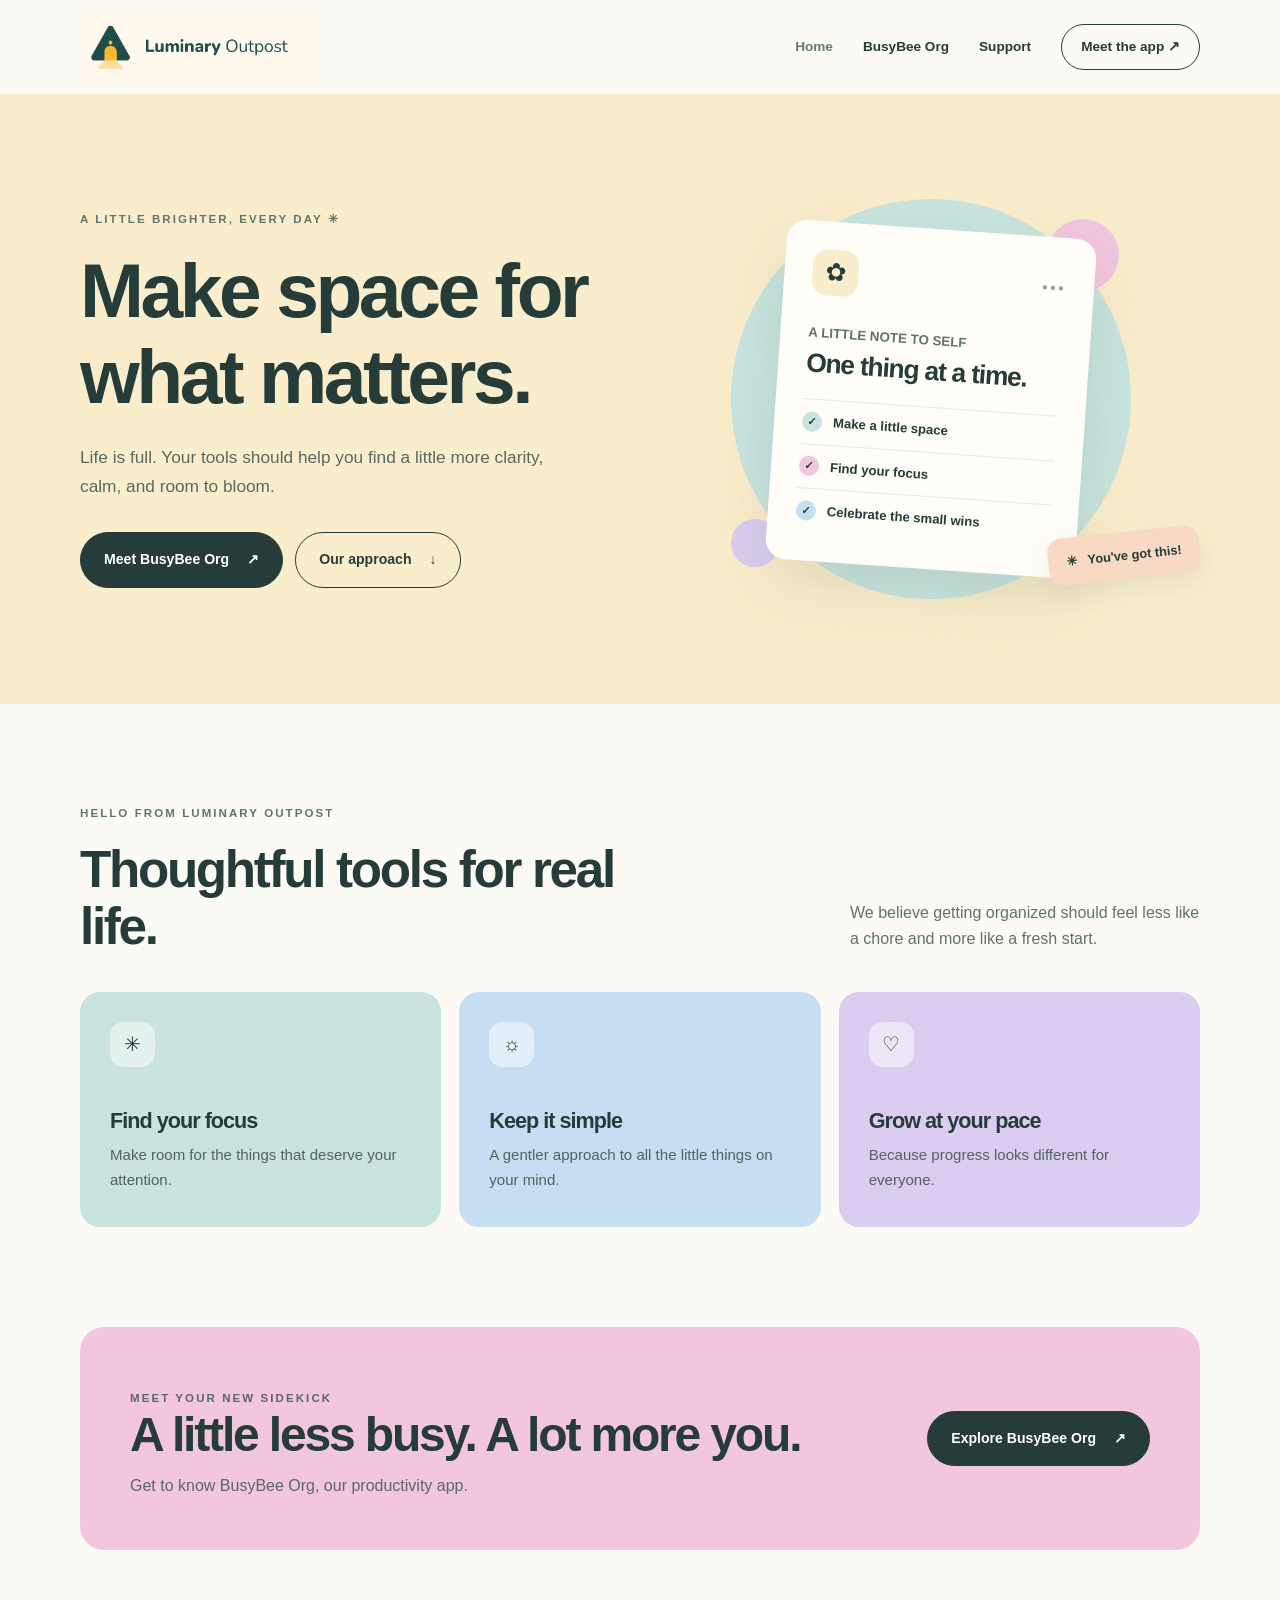
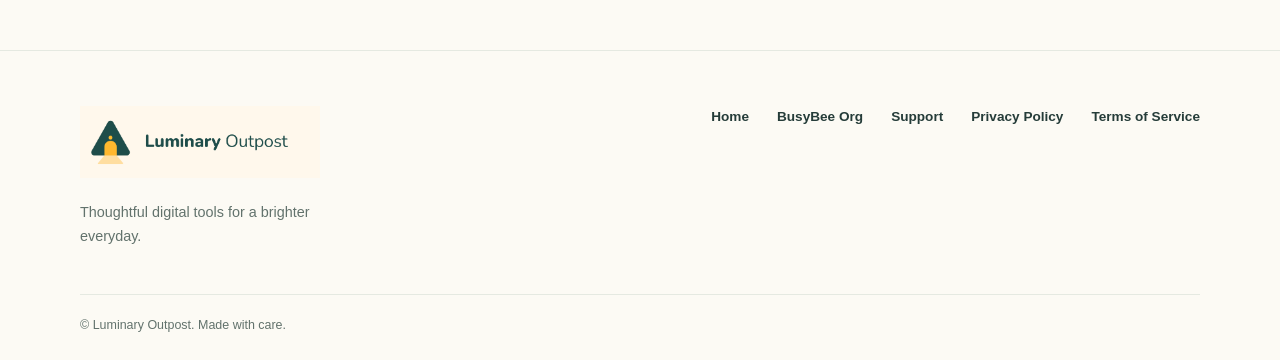
<file: index.html>
<!doctype html>
<html lang="en">
<head>
  <meta charset="utf-8">
  <meta name="viewport" content="width=device-width, initial-scale=1">
  <meta name="description" content="Luminary Outpost creates thoughtful digital tools for a little more clarity in everyday life. Meet BusyBee Org.">
  <title>Luminary Outpost — A little more room to thrive</title>
  <link rel="stylesheet" href="styles.css">
</head>
<body>
  <header class="site-header">
    <div class="wrap header-inner">
      <a class="brand" href="index.html"><img class="brand-mark" src="LuopLogo.png" alt="Luminary Outpost"></a>
      <nav class="nav" aria-label="Main navigation">
        <a href="index.html" aria-current="page">Home</a><a href="busybee.html">BusyBee Org</a><a href="support.html">Support</a><a class="nav-cta" href="busybee.html">Meet the app <span aria-hidden="true">↗</span></a>
      </nav>
    </div>
  </header>
  <main>
    <section class="hero">
      <div class="wrap hero-grid">
        <div class="hero-copy">
          <p class="eyebrow">A little brighter, every day ✳</p>
          <h1>Make space for what matters.</h1>
          <p>Life is full. Your tools should help you find a little more clarity, calm, and room to bloom.</p>
          <div class="hero-actions"><a class="button" href="busybee.html">Meet BusyBee Org <span aria-hidden="true">↗</span></a><a class="button button-light" href="#about">Our approach <span aria-hidden="true">↓</span></a></div>
        </div>
        <div class="hero-art" aria-hidden="true">
          <div class="art-orbit"></div>
          <div class="note">
            <div class="note-top"><span class="note-icon">✿</span><span class="note-dots">•••</span></div>
            <small>A LITTLE NOTE TO SELF</small><h2>One thing at a time.</h2>
            <div class="note-row"><span class="check">✓</span> Make a little space</div>
            <div class="note-row"><span class="check pink">✓</span> Find your focus</div>
            <div class="note-row"><span class="check blue">✓</span> Celebrate the small wins</div>
          </div>
          <div class="floating-label">✳ &nbsp; You've got this!</div>
        </div>
      </div>
    </section>
    <section class="section" id="about">
      <div class="wrap">
        <div class="section-heading"><div><p class="eyebrow">Hello from Luminary Outpost</p><h2>Thoughtful tools for real life.</h2></div><p>We believe getting organized should feel less like a chore and more like a fresh start.</p></div>
        <div class="cards">
          <article class="card"><span class="card-icon" aria-hidden="true">✳</span><h3>Find your focus</h3><p>Make room for the things that deserve your attention.</p></article>
          <article class="card"><span class="card-icon" aria-hidden="true">☼</span><h3>Keep it simple</h3><p>A gentler approach to all the little things on your mind.</p></article>
          <article class="card"><span class="card-icon" aria-hidden="true">♡</span><h3>Grow at your pace</h3><p>Because progress looks different for everyone.</p></article>
        </div>
      </div>
    </section>
    <section class="section" style="padding-top: 0">
      <div class="wrap"><div class="callout"><div><p class="eyebrow">Meet your new sidekick</p><h2>A little less busy. A lot more you.</h2><p>Get to know BusyBee Org, our productivity app.</p></div><a class="button" href="busybee.html">Explore BusyBee Org <span aria-hidden="true">↗</span></a></div></div>
    </section>
  </main>
  <footer class="site-footer"><div class="wrap"><div class="footer-main"><div><a class="brand" href="index.html"><img class="brand-mark" src="LuopLogo.png" alt="Luminary Outpost"></a><p>Thoughtful digital tools for a brighter everyday.</p></div><nav class="footer-links" aria-label="Footer navigation"><a href="index.html">Home</a><a href="busybee.html">BusyBee Org</a><a href="support.html">Support</a><a href="privacy.html">Privacy Policy</a><a href="terms.html">Terms of Service</a></nav></div><div class="footer-bottom">© Luminary Outpost. Made with care.</div></div></footer>
</body>
</html>
</file>
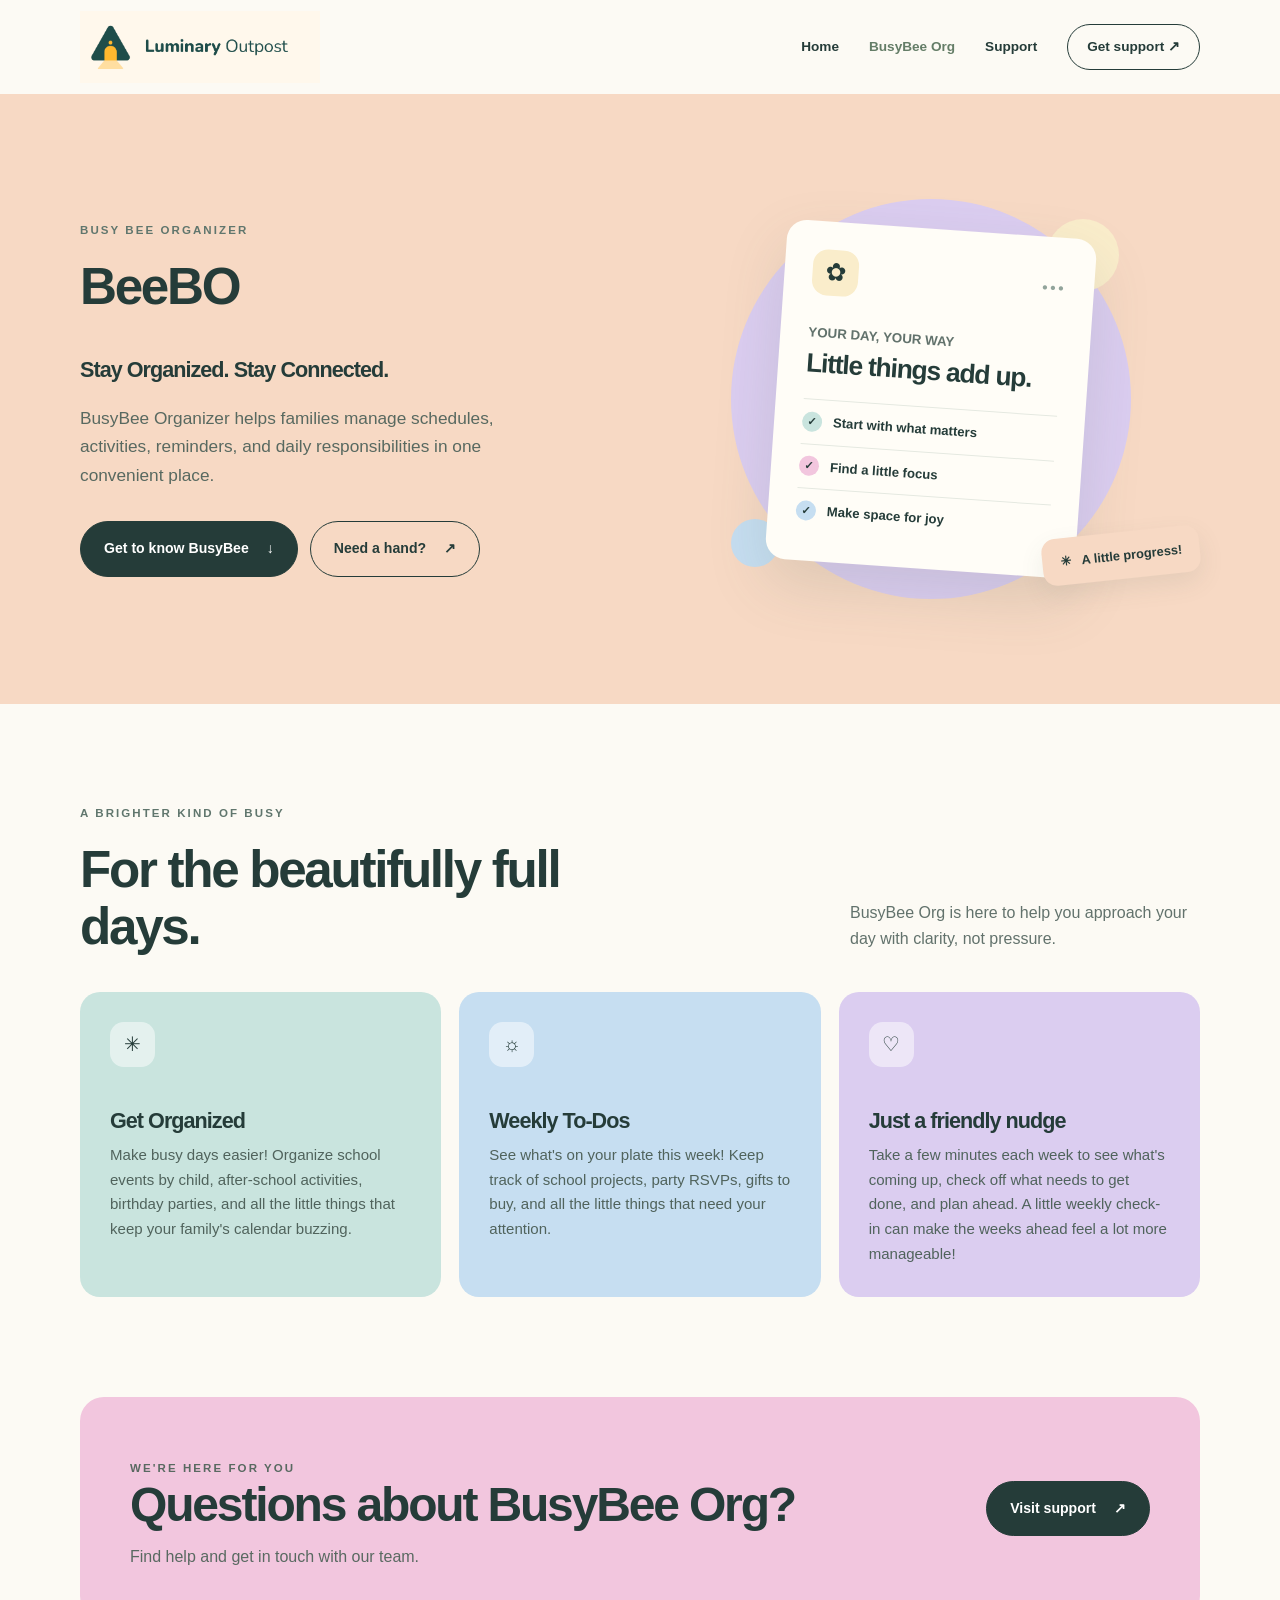
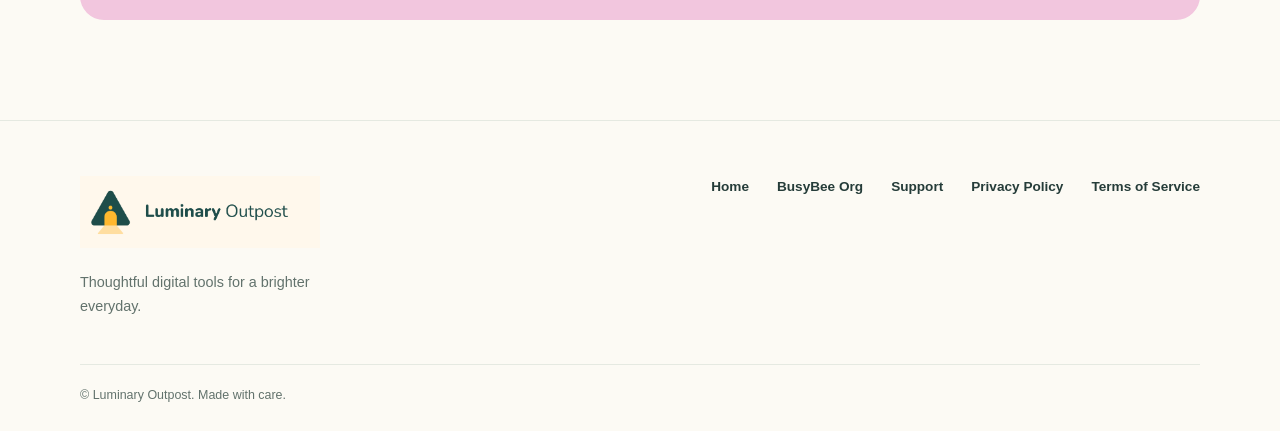
<file: busybee.html>
<!doctype html>
<html lang="en">
<head>
  <meta charset="utf-8">
  <meta name="viewport" content="width=device-width, initial-scale=1">
  <meta name="description" content="Meet BusyBee Org, the productivity app from Luminary Outpost, made to bring a little more clarity to your day.">
  <title>BusyBee Org — Luminary Outpost</title>
  <link rel="stylesheet" href="styles.css">
</head>
<body>
  <header class="site-header"><div class="wrap header-inner"><a class="brand" href="index.html"><img class="brand-mark" src="LuopLogo.png" alt="Luminary Outpost"></a><nav class="nav" aria-label="Main navigation"><a href="index.html">Home</a><a href="busybee.html" aria-current="page">BusyBee Org</a><a href="support.html">Support</a><a class="nav-cta" href="support.html">Get support <span aria-hidden="true">↗</span></a></nav></div></header>
  <main>
    <section class="hero app-hero"><div class="wrap hero-grid">
   <!-- <div class="hero-copy"><p class="eyebrow">BeeBO </p>-->
    <div class="hero-copy"><p class="eyebrow">Busy Bee Organizer </p><h2>BeeBO</h2><h3>Stay Organized. Stay Connected.</h3><p>BusyBee Organizer helps families manage schedules, activities, reminders, and daily responsibilities in one convenient place.</p><div class="hero-actions"><a class="button" href="#why-busybee">Get to know BusyBee <span aria-hidden="true">↓</span></a><a class="button button-light" href="support.html">Need a hand? <span aria-hidden="true">↗</span></a></div></div>
    <div class="hero-art" aria-hidden="true"><div class="art-orbit"></div><div class="note"><div class="note-top"><span class="note-icon">✿</span><span class="note-dots">•••</span></div><small>YOUR DAY, YOUR WAY</small><h2>Little things add up.</h2><div class="note-row"><span class="check">✓</span> Start with what matters</div><div class="note-row"><span class="check pink">✓</span> Find a little focus</div><div class="note-row"><span class="check blue">✓</span> Make space for joy</div></div><div class="floating-label">✳ &nbsp; A little progress!</div></div>
</div></section>
    <section class="section" id="why-busybee"><div class="wrap"><div class="section-heading"><div><p class="eyebrow">A brighter kind of busy</p><h2>For the beautifully full days.</h2></div><p>BusyBee Org is here to help you approach your day with clarity, not pressure.</p></div><div class="cards"><article class="card"><span class="card-icon" aria-hidden="true">✳</span><h3>Get Organized</h3><p>Make busy days easier! Organize school events by child, after-school activities, birthday parties, and all the little things that keep your family's calendar buzzing.</p></article><article class="card"><span class="card-icon" aria-hidden="true">☼</span>
        <h3>Weekly To-Dos</h3><p>See what's on your plate this week! Keep track of school projects, party RSVPs, gifts to buy, and all the little things that need your attention.</p></article><article class="card"><span class="card-icon" aria-hidden="true">♡</span><h3>Just a friendly nudge</h3><p>Take a few minutes each week to see what's coming up, check off what needs to get done, and plan ahead. A little weekly check-in can make the weeks ahead feel a lot more manageable!</p></article></div></div></section>
    <section class="section" style="padding-top: 0"><div class="wrap"><div class="callout"><div><p class="eyebrow">We're here for you</p><h2>Questions about BusyBee Org?</h2><p>Find help and get in touch with our team.</p></div><a class="button" href="support.html">Visit support <span aria-hidden="true">↗</span></a></div></div></section>
  </main>
  <footer class="site-footer"><div class="wrap"><div class="footer-main"><div><a class="brand" href="index.html"><img class="brand-mark" src="LuopLogo.png" alt="Luminary Outpost"></a><p>Thoughtful digital tools for a brighter everyday.</p></div><nav class="footer-links" aria-label="Footer navigation"><a href="index.html">Home</a><a href="busybee.html">BusyBee Org</a><a href="support.html">Support</a><a href="privacy.html">Privacy Policy</a><a href="terms.html">Terms of Service</a></nav></div><div class="footer-bottom">© Luminary Outpost. Made with care.</div></div></footer>
</body>
</html>
</file>
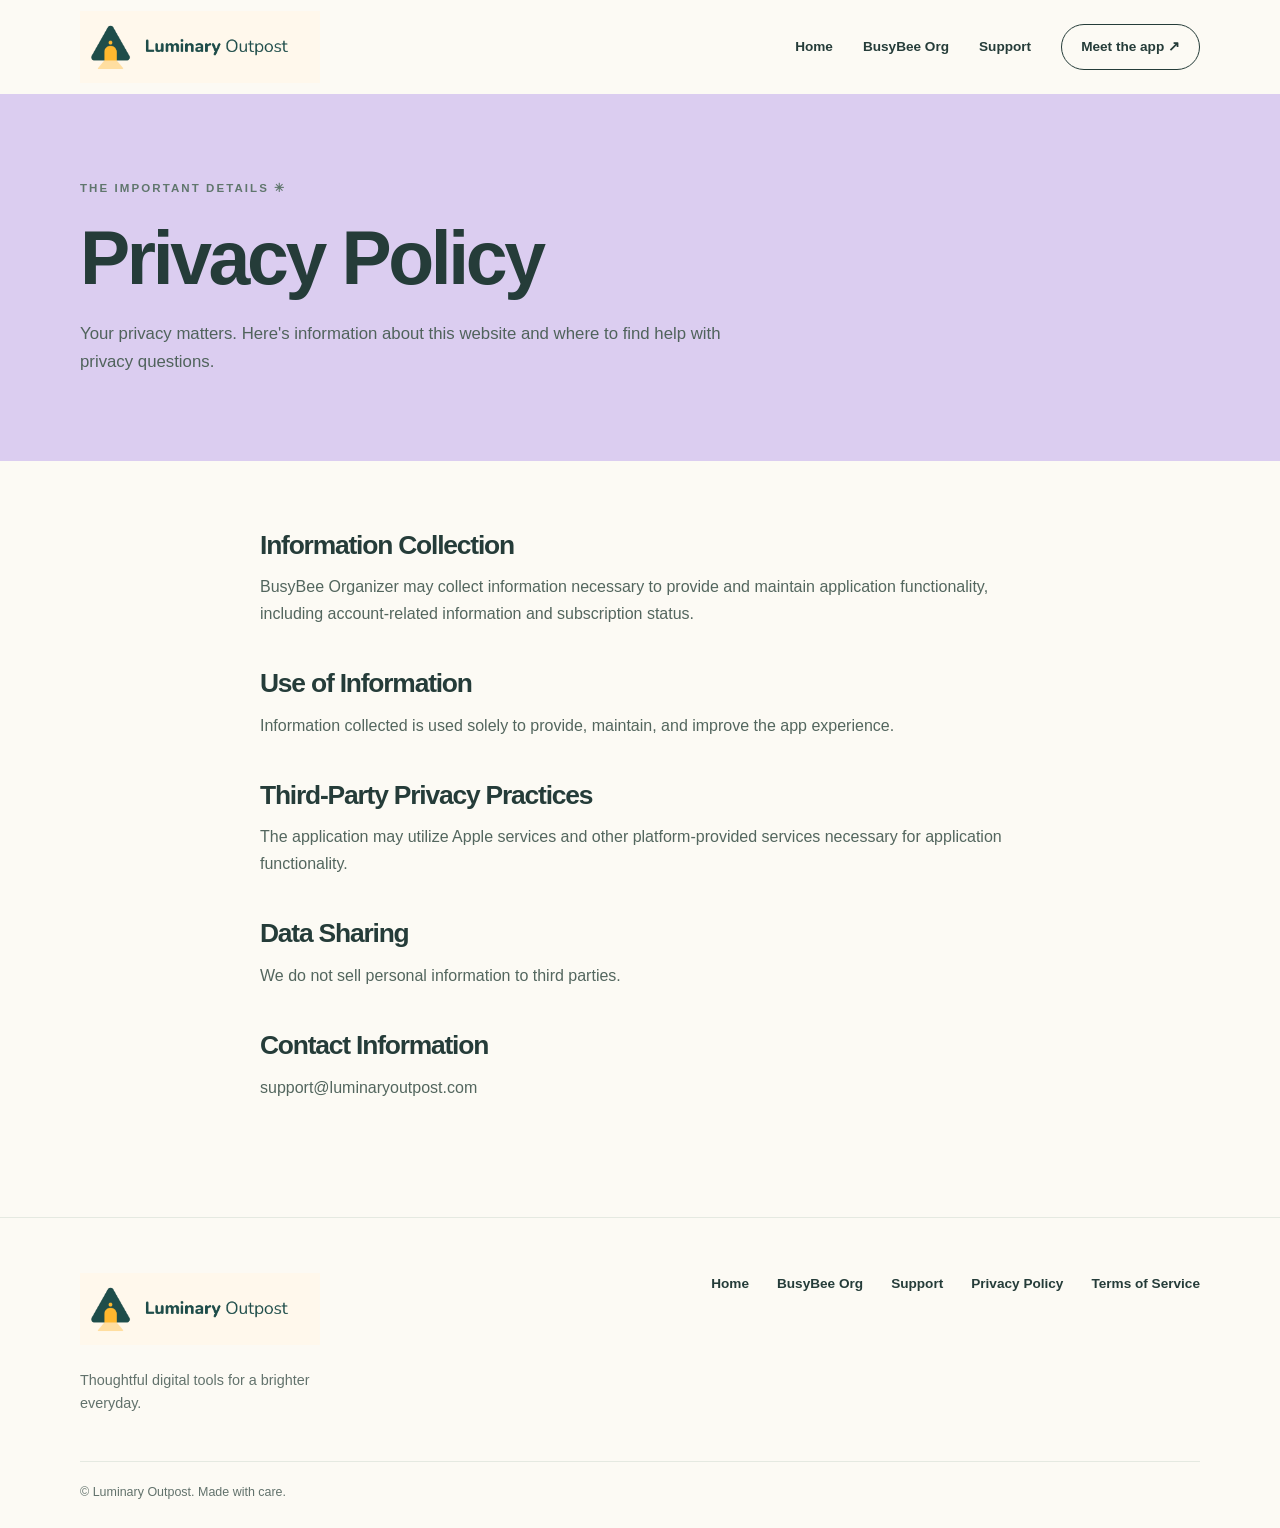
<file: privacy.html>
<!doctype html>
<html lang="en">
<head>
  <meta charset="utf-8">
  <meta name="viewport" content="width=device-width, initial-scale=1">
  <meta name="description" content="Read the Luminary Outpost privacy policy.">
  <title>Privacy Policy — Luminary Outpost</title>
  <link rel="stylesheet" href="styles.css">
</head>
<body>
  <header class="site-header"><div class="wrap header-inner"><a class="brand" href="index.html"><img class="brand-mark" src="LuopLogo.png" alt="Luminary Outpost"></a><nav class="nav" aria-label="Main navigation"><a href="index.html">Home</a><a href="busybee.html">BusyBee Org</a><a href="support.html">Support</a><a class="nav-cta" href="busybee.html">Meet the app <span aria-hidden="true">↗</span></a></nav></div></header>
  <main>
    <section class="page-hero purple"><div class="wrap"><p class="eyebrow">The important details ✳</p><h1>Privacy Policy</h1><p>Your privacy matters. Here's information about this website and where to find help with privacy questions.</p></div></section>
    <div class="prose">
        <h2>Information Collection</h2><p>BusyBee Organizer may collect information necessary to provide and maintain application functionality, including account-related information and subscription status.</p>
        <h2>Use of Information</h2><p>Information collected is used solely to provide, maintain, and improve the app experience.</p>
        <h2>Third-Party Privacy Practices</h2><p>The application may utilize Apple services and other platform-provided services necessary for application functionality.</p>
        <h2>Data Sharing</h2><p>We do not sell personal information to third parties.</p>
        <h2>Contact Information</h2><p>support@luminaryoutpost.com</p>
    </div>
  </main>
  <footer class="site-footer"><div class="wrap"><div class="footer-main"><div><a class="brand" href="index.html"><img class="brand-mark" src="LuopLogo.png" alt="Luminary Outpost"></a><p>Thoughtful digital tools for a brighter everyday.</p></div><nav class="footer-links" aria-label="Footer navigation"><a href="index.html">Home</a><a href="busybee.html">BusyBee Org</a><a href="support.html">Support</a><a href="privacy.html" aria-current="page">Privacy Policy</a><a href="terms.html">Terms of Service</a></nav></div><div class="footer-bottom">© Luminary Outpost. Made with care.</div></div></footer>
</body>
</html>
</file>
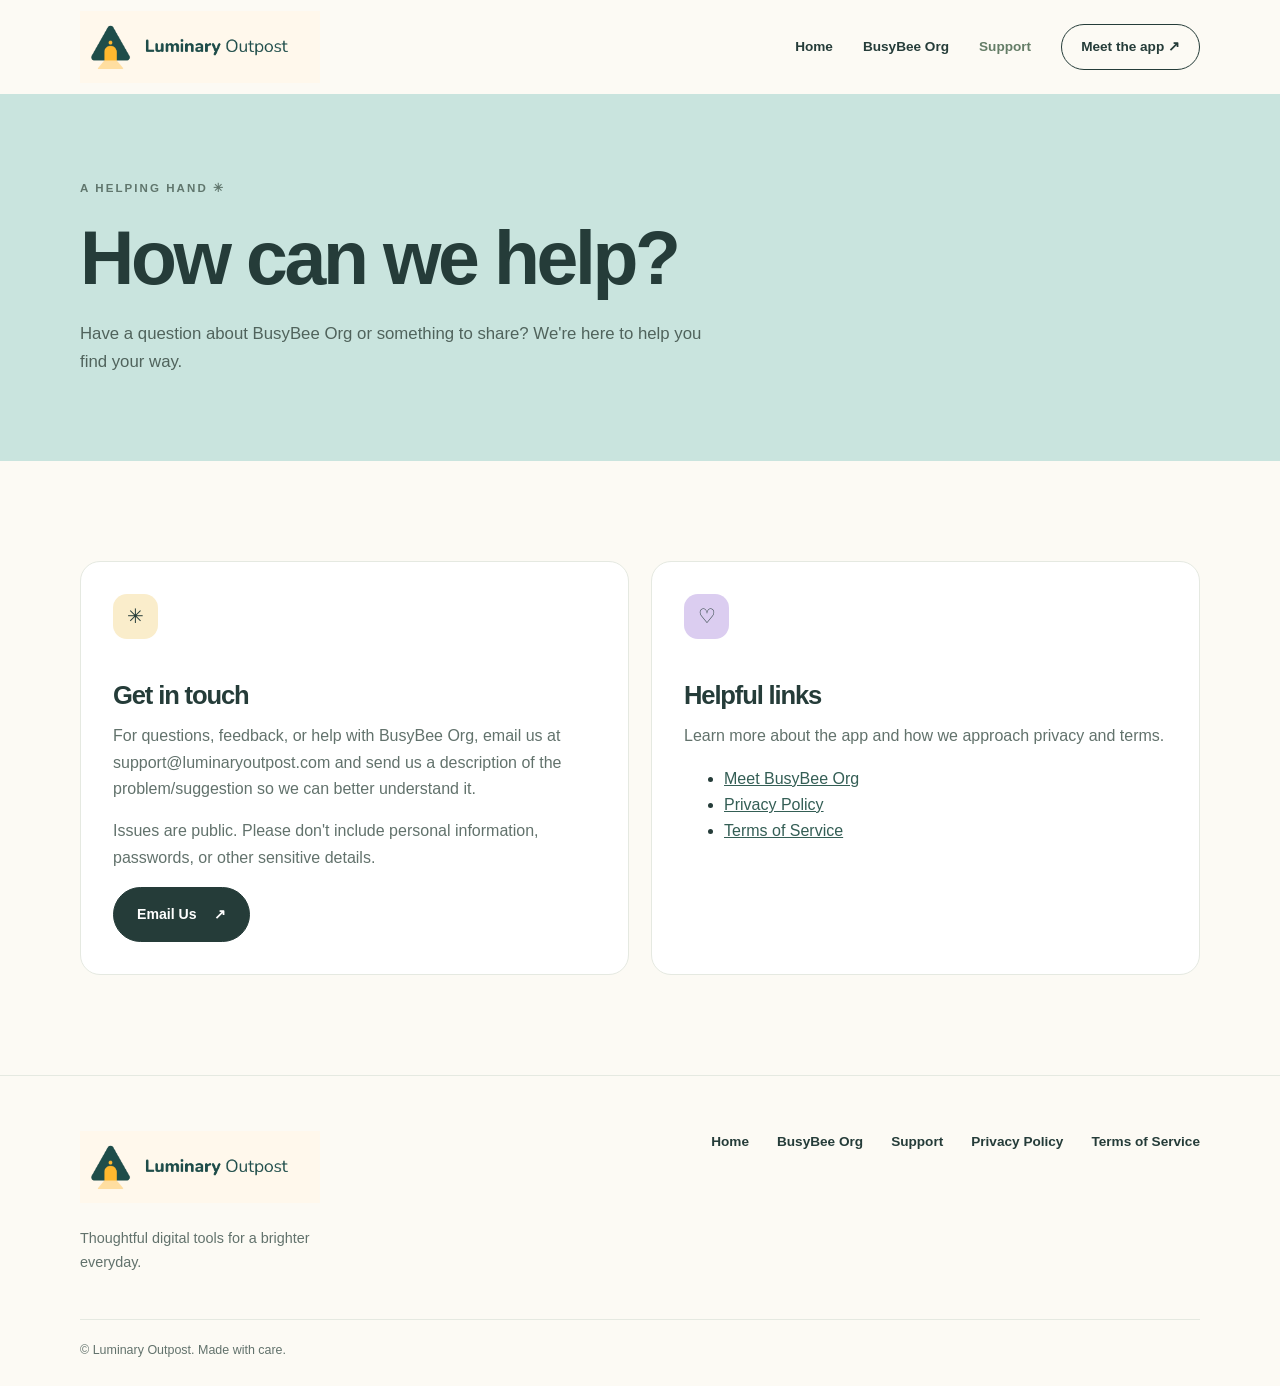
<file: support.html>
<!doctype html>
<html lang="en">
<head>
  <meta charset="utf-8">
  <meta name="viewport" content="width=device-width, initial-scale=1">
  <meta name="description" content="Get help with BusyBee Org and contact Luminary Outpost.">
  <title>Support — Luminary Outpost</title>
  <link rel="stylesheet" href="styles.css">
</head>
<body>
  <header class="site-header"><div class="wrap header-inner"><a class="brand" href="index.html"><img class="brand-mark" src="LuopLogo.png" alt="Luminary Outpost"></a><nav class="nav" aria-label="Main navigation"><a href="index.html">Home</a><a href="busybee.html">BusyBee Org</a><a href="support.html" aria-current="page">Support</a><a class="nav-cta" href="busybee.html">Meet the app <span aria-hidden="true">↗</span></a></nav></div></header>
  <main>
    <section class="page-hero"><div class="wrap"><p class="eyebrow">A helping hand ✳</p><h1>How can we help?</h1><p>Have a question about BusyBee Org or something to share? We're here to help you find your way.</p></div></section>
    <section class="section"><div class="wrap support-grid">
      <article class="support-card"><span class="card-icon" aria-hidden="true" style="background: var(--yellow)">✳</span><h2>Get in touch</h2><p>For questions, feedback, or help with BusyBee Org, email us at support@luminaryoutpost.com and send us a description of the problem/suggestion so we can better understand it.</p><p>Issues are public. Please don't include personal information, passwords, or other sensitive details.</p><a href="mailto:support@luminaryoutpost.com?subject=Issue%20found">
   
</a><a class="button" href="mailto:support@luminaryoutpost.com?subject=Busy%20Bee%20Org%20Support"> Email Us <span aria-hidden="true">↗</span></a></article>
      <article class="support-card"><span class="card-icon" aria-hidden="true" style="background: var(--purple)">♡</span><h2>Helpful links</h2><p>Learn more about the app and how we approach privacy and terms.</p><ul><li><a href="busybee.html">Meet BusyBee Org</a></li><li><a href="privacy.html">Privacy Policy</a></li><li><a href="terms.html">Terms of Service</a></li></ul></article>
    </div></section>
  </main>
  <footer class="site-footer"><div class="wrap"><div class="footer-main"><div><a class="brand" href="index.html"><img class="brand-mark" src="LuopLogo.png" alt="Luminary Outpost"></a><p>Thoughtful digital tools for a brighter everyday.</p></div><nav class="footer-links" aria-label="Footer navigation"><a href="index.html">Home</a><a href="busybee.html">BusyBee Org</a><a href="support.html">Support</a><a href="privacy.html">Privacy Policy</a><a href="terms.html">Terms of Service</a></nav></div><div class="footer-bottom">© Luminary Outpost. Made with care.</div></div></footer>
</body>
</html>
</file>
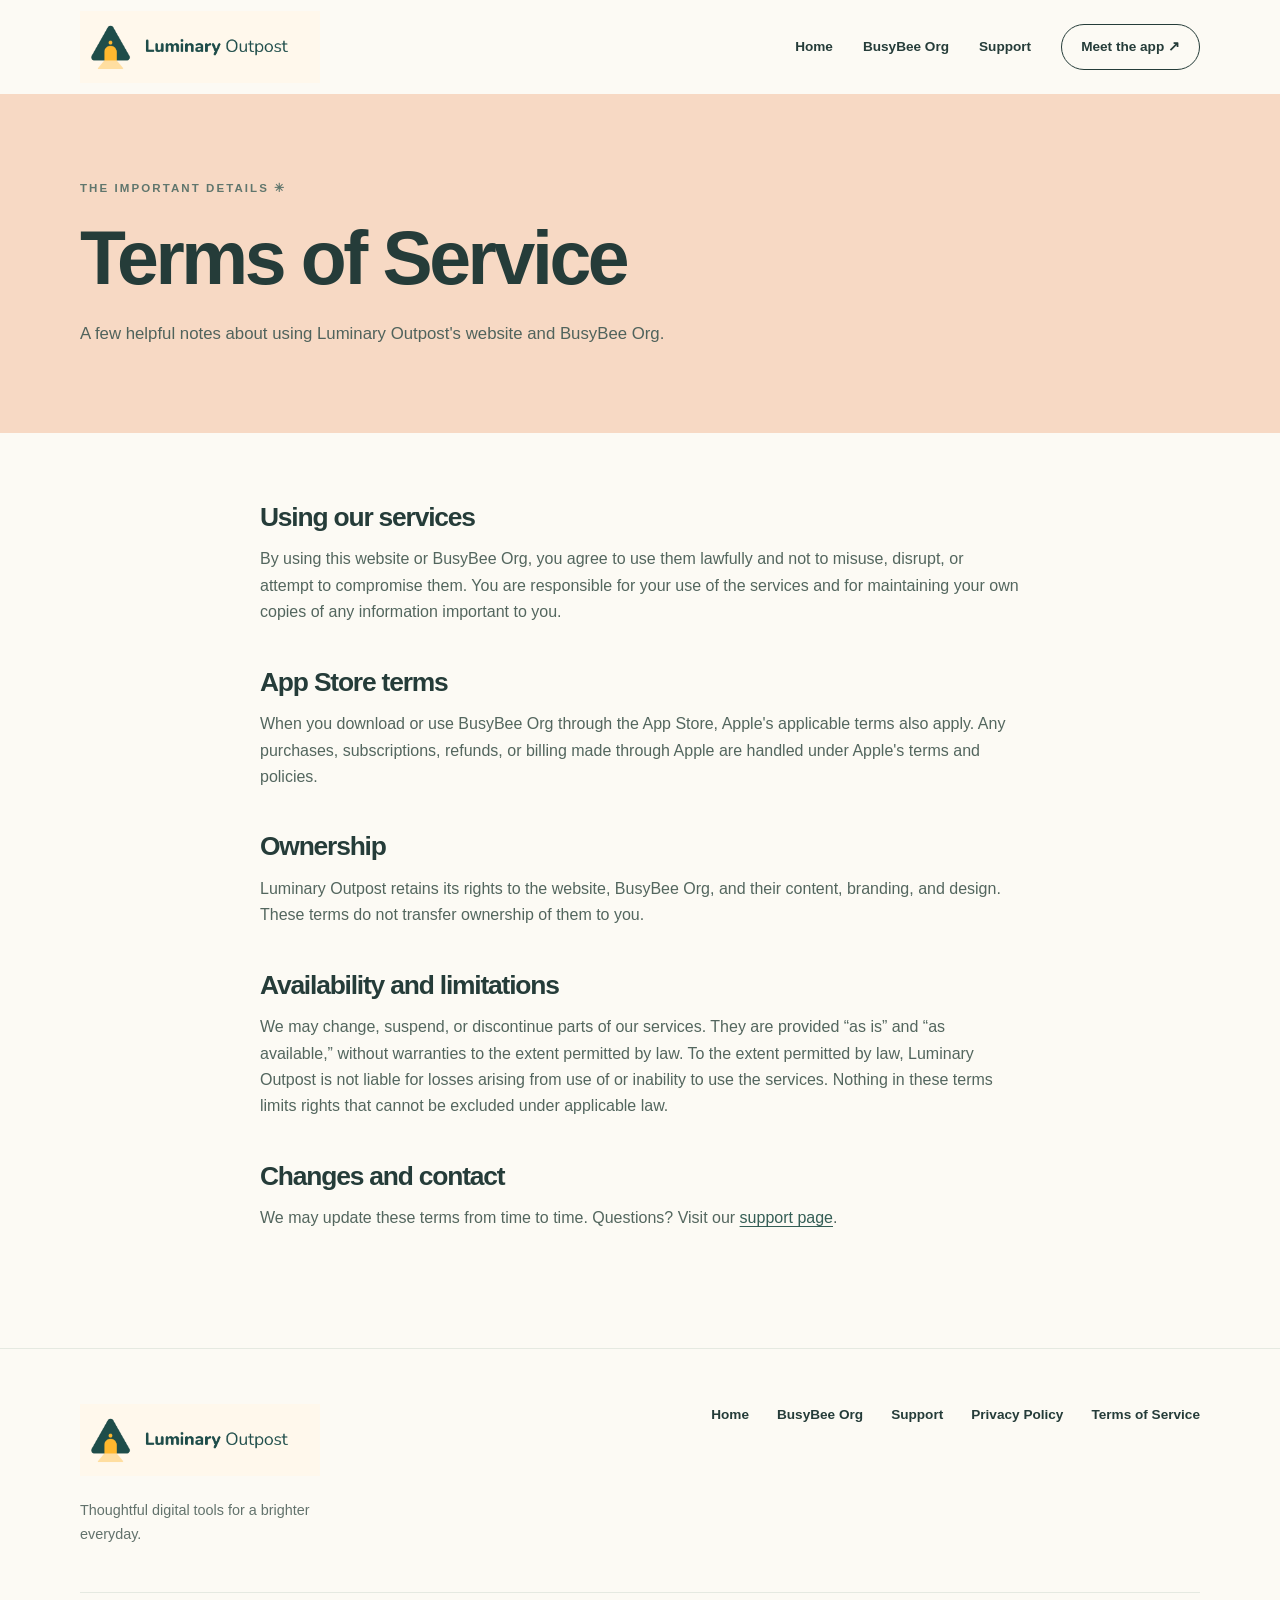
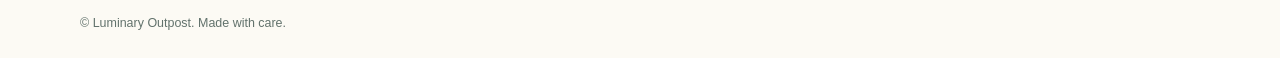
<file: terms.html>
<!doctype html>
<html lang="en">
<head>
  <meta charset="utf-8">
  <meta name="viewport" content="width=device-width, initial-scale=1">
  <meta name="description" content="Read the Luminary Outpost terms of service.">
  <title>Terms of Service — Luminary Outpost</title>
  <link rel="stylesheet" href="styles.css">
</head>
<body>
  <header class="site-header"><div class="wrap header-inner"><a class="brand" href="index.html"><img class="brand-mark" src="LuopLogo.png" alt="Luminary Outpost"></a><nav class="nav" aria-label="Main navigation"><a href="index.html">Home</a><a href="busybee.html">BusyBee Org</a><a href="support.html">Support</a><a class="nav-cta" href="busybee.html">Meet the app <span aria-hidden="true">↗</span></a></nav></div></header>
  <main>
    <section class="page-hero peach"><div class="wrap"><p class="eyebrow">The important details ✳</p><h1>Terms of Service</h1><p>A few helpful notes about using Luminary Outpost's website and BusyBee Org.</p></div></section>
    <div class="prose">
      <h2>Using our services</h2><p>By using this website or BusyBee Org, you agree to use them lawfully and not to misuse, disrupt, or attempt to compromise them. You are responsible for your use of the services and for maintaining your own copies of any information important to you.</p>
      <h2>App Store terms</h2><p>When you download or use BusyBee Org through the App Store, Apple's applicable terms also apply. Any purchases, subscriptions, refunds, or billing made through Apple are handled under Apple's terms and policies.</p>
      <h2>Ownership</h2><p>Luminary Outpost retains its rights to the website, BusyBee Org, and their content, branding, and design. These terms do not transfer ownership of them to you.</p>
      <h2>Availability and limitations</h2><p>We may change, suspend, or discontinue parts of our services. They are provided “as is” and “as available,” without warranties to the extent permitted by law. To the extent permitted by law, Luminary Outpost is not liable for losses arising from use of or inability to use the services. Nothing in these terms limits rights that cannot be excluded under applicable law.</p>
      <h2>Changes and contact</h2><p>We may update these terms from time to time. Questions? Visit our <a href="support.html">support page</a>.</p>
    </div>
  </main>
  <footer class="site-footer"><div class="wrap"><div class="footer-main"><div><a class="brand" href="index.html"><img class="brand-mark" src="LuopLogo.png" alt="Luminary Outpost"></a><p>Thoughtful digital tools for a brighter everyday.</p></div><nav class="footer-links" aria-label="Footer navigation"><a href="index.html">Home</a><a href="busybee.html">BusyBee Org</a><a href="support.html">Support</a><a href="privacy.html">Privacy Policy</a><a href="terms.html" aria-current="page">Terms of Service</a></nav></div><div class="footer-bottom">© Luminary Outpost. Made with care.</div></div></footer>
</body>
</html>
</file>
<file: styles.css>
:root {
  --ink: #253c39;
  --muted: #62726c;
  --cream: #fcfaf4;
  --yellow: #faedcb;
  --mint: #c9e4de;
  --blue: #c6def1;
  --purple: #dbcdf0;
  --pink: #f2c6de;
  --peach: #f7d9c4;
  --line: #e5e9e1;
}

* { box-sizing: border-box; }
html { scroll-behavior: smooth; }
body {
  margin: 0;
  background: var(--cream);
  color: var(--ink);
  font-family: "Avenir Next", Avenir, "Segoe UI", sans-serif;
  line-height: 1.65;
}
a { color: inherit; }
a:focus-visible { outline: 3px solid #6c6597; outline-offset: 4px; }
.wrap { width: min(1120px, calc(100% - 48px)); margin: 0 auto; }
.site-header { background: var(--cream); }
.header-inner {
  min-height: 94px;
  display: flex;
  align-items: center;
  justify-content: space-between;
  gap: 24px;
}
.brand { display: inline-flex; align-items: center; gap: 0; text-decoration: none; font-weight: 800; line-height: 1.15; letter-spacing: -.03em; }
.brand-mark { width: 350px; max-height: 72px; height: auto; display: block; object-fit: contain; object-position: left center; }
.nav { display: flex; flex-wrap: wrap; align-items: center; gap: 30px; }
.nav a { font-size: .85rem; font-weight: 700; text-decoration: none; }
.nav a:hover, .nav a[aria-current="page"] { color: #647d67; }
.nav .nav-cta { padding: 11px 19px; border: 1px solid var(--ink); border-radius: 999px; color: var(--ink); }
.nav .nav-cta:hover, .nav .nav-cta[aria-current="page"] { background: var(--ink); color: white; }
.eyebrow { margin: 0 0 18px; color: #60766d; font-size: .72rem; font-weight: 800; letter-spacing: .18em; text-transform: uppercase; }
h1, h2, h3, p { margin-top: 0; }
h1, h2, h3 { line-height: 1.12; letter-spacing: -.045em; }
h1 { font-size: clamp(3rem, 6vw, 5.5rem); }
h2 { font-size: clamp(2.2rem, 4vw, 3.5rem); }
h3 { font-size: 1.35rem; }
.button { display: inline-flex; align-items: center; justify-content: center; gap: 18px; padding: 15px 23px; border: 1px solid var(--ink); border-radius: 999px; background: var(--ink); color: white; font-size: .88rem; font-weight: 750; text-decoration: none; transition: transform .2s, background .2s; }
.button:hover { background: #3a5550; transform: translateY(-2px); }
.button-light { background: transparent; color: var(--ink); }
.button-light:hover { background: white; }
.hero { position: relative; overflow: hidden; background: var(--yellow); }
.hero-grid { min-height: 610px; display: grid; grid-template-columns: 1fr 1fr; align-items: center; gap: 45px; padding: 75px 0; }
.hero-copy { position: relative; z-index: 1; }
.hero h1 { max-width: 620px; margin-bottom: 24px; }
.hero-copy > p:not(.eyebrow) { max-width: 480px; color: #586960; font-size: 1.08rem; }
.hero-actions { display: flex; flex-wrap: wrap; gap: 12px; margin-top: 32px; }
.hero-art { position: relative; min-height: 430px; display: grid; place-items: center; }
.art-orbit { position: absolute; width: 400px; max-width: 100%; aspect-ratio: 1; border-radius: 50%; background: var(--mint); }
.art-orbit::before, .art-orbit::after { content: ""; position: absolute; border-radius: 50%; }
.art-orbit::before { width: 72px; height: 72px; background: var(--pink); top: 20px; right: 12px; }
.art-orbit::after { width: 48px; height: 48px; background: var(--purple); bottom: 32px; left: 0; }
.note { position: relative; width: min(310px, 85%); padding: 28px; border-radius: 20px; background: #fffdf7; box-shadow: 0 24px 60px #50665a26; transform: rotate(4deg); }
.note-top { display: flex; justify-content: space-between; align-items: center; margin-bottom: 24px; }
.note-icon { width: 46px; height: 46px; display: grid; place-items: center; border-radius: 15px; background: var(--yellow); font-size: 25px; }
.note-dots { color: #92a49b; letter-spacing: .15em; }
.note small { color: var(--muted); font-weight: 700; }
.note h2 { margin: 4px 0 20px; font-size: 1.65rem; }
.note-row { display: flex; align-items: center; gap: 11px; padding: 11px 0; border-top: 1px solid var(--line); font-size: .82rem; font-weight: 700; }
.check { width: 20px; height: 20px; display: grid; place-items: center; flex: 0 0 auto; border-radius: 50%; background: var(--mint); font-size: .7rem; }
.check.pink { background: var(--pink); }
.check.blue { background: var(--blue); }
.floating-label { position: absolute; bottom: 35px; right: 0; padding: 13px 18px; border-radius: 14px; background: var(--peach); box-shadow: 0 10px 24px #50665a1a; font-size: .8rem; font-weight: 800; transform: rotate(-6deg); }
.section { padding: 100px 0; }
.section-heading { display: flex; justify-content: space-between; align-items: end; gap: 30px; margin-bottom: 36px; }
.section-heading h2 { max-width: 590px; margin-bottom: 0; }
.section-heading > p { max-width: 350px; margin-bottom: 3px; color: var(--muted); }
.cards { display: grid; grid-template-columns: repeat(3, 1fr); gap: 18px; }
.card { min-height: 235px; padding: 30px; border-radius: 20px; }
.card:nth-child(1) { background: var(--mint); }
.card:nth-child(2) { background: var(--blue); }
.card:nth-child(3) { background: var(--purple); }
.card-icon { width: 45px; height: 45px; display: grid; place-items: center; margin-bottom: 42px; border-radius: 14px; background: #ffffff80; font-size: 1.25rem; }
.card h3 { margin-bottom: 10px; }
.card p { margin-bottom: 0; color: #50635c; font-size: .94rem; }
.callout { display: flex; align-items: center; justify-content: space-between; gap: 30px; padding: 50px; border-radius: 24px; background: var(--pink); }
.callout h2 { margin: 0; font-size: clamp(2rem, 4vw, 3rem); }
.callout p { margin: 12px 0 0; color: #596961; }
.site-footer { padding: 55px 0 25px; border-top: 1px solid var(--line); }
.footer-main { display: flex; justify-content: space-between; gap: 30px; padding-bottom: 45px; }
.footer-main p { max-width: 290px; margin: 15px 0 0; color: var(--muted); font-size: .9rem; }
.footer-links { display: flex; flex-wrap: wrap; align-content: start; gap: 16px 28px; }
.footer-links a { font-size: .85rem; font-weight: 700; text-decoration: none; }
.footer-links a:hover { text-decoration: underline; }
.footer-bottom { padding-top: 20px; border-top: 1px solid var(--line); color: var(--muted); font-size: .78rem; }
.page-hero { padding: 85px 0; background: var(--mint); }
.page-hero.peach { background: var(--peach); }
.page-hero.purple { background: var(--purple); }
.page-hero h1 { max-width: 850px; margin-bottom: 20px; font-size: clamp(2.8rem, 6vw, 4.7rem); }
.page-hero p:not(.eyebrow) { max-width: 650px; margin-bottom: 0; color: #50635c; font-size: 1.05rem; }
.prose { width: min(760px, calc(100% - 48px)); margin: 0 auto; padding: 70px 0 100px; }
.prose h2 { margin: 42px 0 14px; font-size: 1.65rem; }
.prose h2:first-child { margin-top: 0; }
.prose p, .prose li { color: #53665e; }
.prose a { color: #345e55; text-underline-offset: 3px; }
.support-grid { display: grid; grid-template-columns: 1fr 1fr; gap: 22px; }
.support-card { padding: 32px; border: 1px solid var(--line); border-radius: 20px; background: white; }
.support-card h2 { margin: 0 0 14px; font-size: 1.6rem; }
.support-card p { color: var(--muted); }
.support-card a:not(.button) { color: #345e55; }
.app-hero { background: var(--peach); }
.app-hero .art-orbit { background: var(--purple); }
.app-hero .art-orbit::before { background: var(--yellow); }
.app-hero .art-orbit::after { background: var(--blue); }
@media (max-width: 760px) {
  .wrap { width: min(100% - 32px, 1120px); }
  .header-inner { padding: 18px 0; align-items: flex-start; flex-direction: column; gap: 18px; }
  .nav { gap: 12px 20px; }
  .nav a { font-size: .8rem; }
  .nav .nav-cta { padding: 6px 12px; }
  .hero-grid { grid-template-columns: 1fr; gap: 5px; padding: 65px 0 40px; }
  .hero-art { min-height: 360px; }
  .art-orbit { width: 330px; }
  .floating-label { right: 5%; bottom: 15px; }
  .section { padding: 65px 0; }
  .section-heading, .callout, .footer-main { align-items: flex-start; flex-direction: column; }
  .cards, .support-grid { grid-template-columns: 1fr; }
  .card { min-height: 0; }
  .card-icon { margin-bottom: 25px; }
  .callout { padding: 32px; }
  .page-hero { padding: 65px 0; }
  .prose { width: calc(100% - 32px); padding: 55px 0 70px; }
}
@media (prefers-reduced-motion: reduce) {
  html { scroll-behavior: auto; }
  .button { transition: none; }
}
</file>
